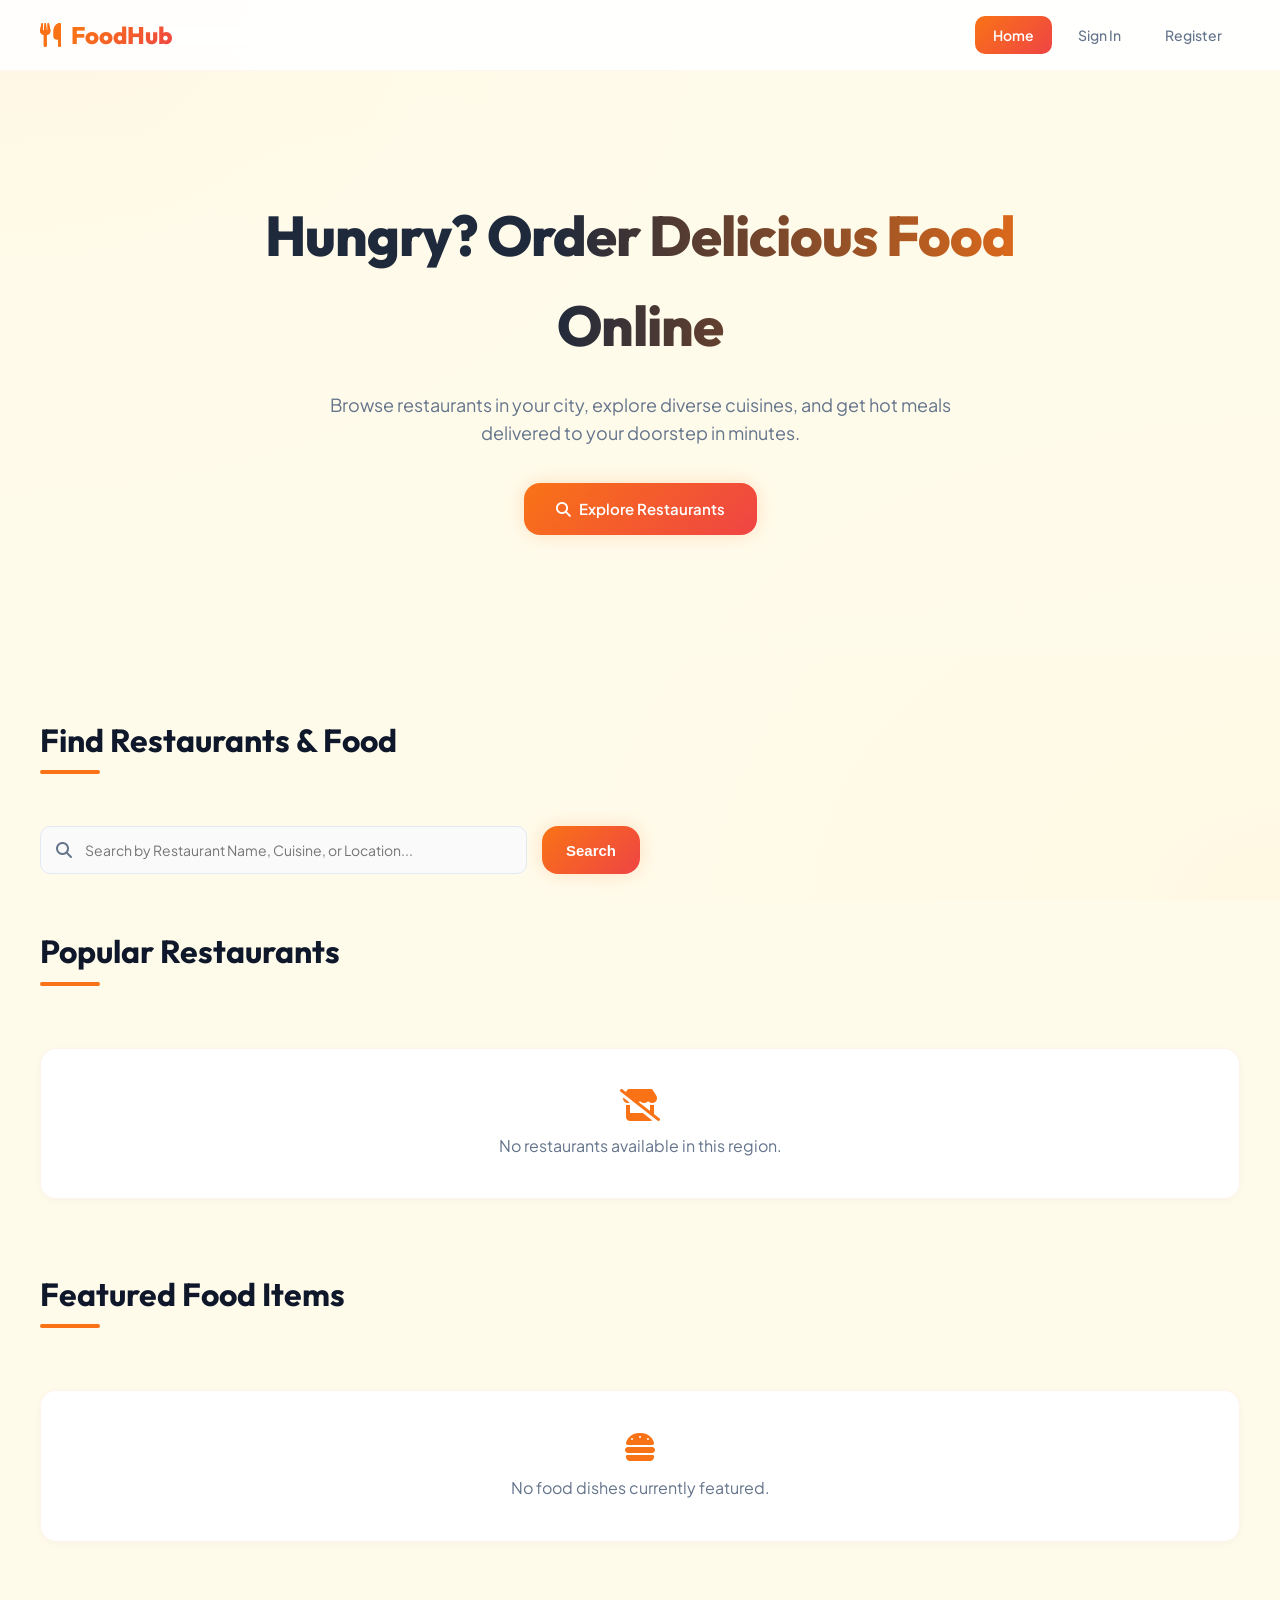
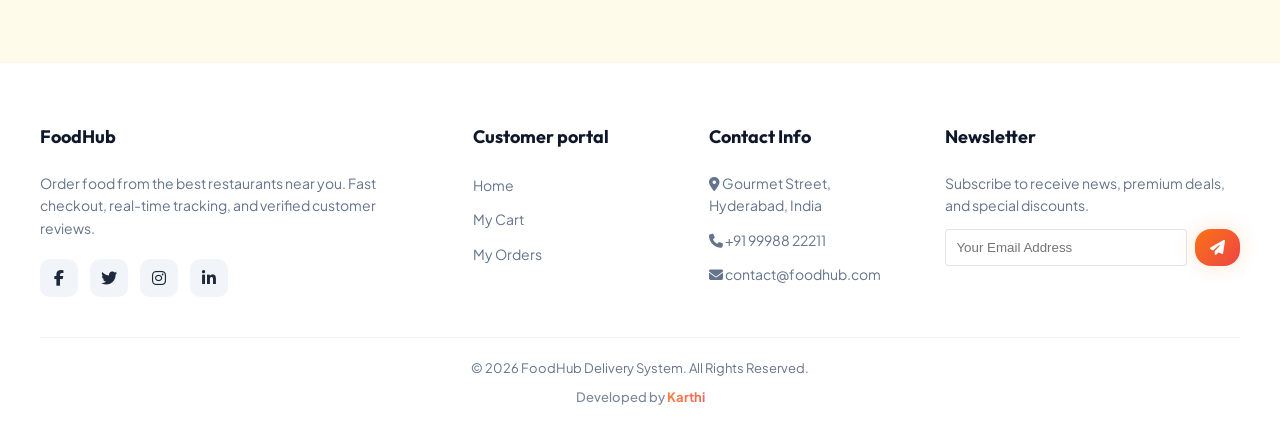
<file: Frontend/index.html>
<!DOCTYPE html>
<html lang="en">
<head>
    <meta charset="UTF-8">
    <meta name="viewport" content="width=device-width, initial-scale=1.0">
    <title>FoodHub - Online Food Ordering</title>
    <!-- FontAwesome Icons -->
    <link rel="stylesheet" href="https://cdnjs.cloudflare.com/ajax/libs/font-awesome/6.4.0/css/all.min.css">
    <link rel="stylesheet" href="style.css">
</head>
<body>

    <!-- Navigation Bar -->
    <header>
        <nav class="navbar">
            <h2><a href="index.html"><i class="fa-solid fa-utensils"></i> FoodHub</a></h2>

            <button class="hamburger-menu" aria-label="Toggle Menu" onclick="toggleMobileMenu()">
                <i class="fa-solid fa-bars"></i>
            </button>

            <ul class="nav-links" id="navLinks">
                <li><a href="index.html" class="active">Home</a></li>
                <!-- Dynamic links inserted by JS -->
            </ul>
        </nav>
    </header>

    <!-- Hero Section -->
    <section class="hero">
        <h1 class="anim-fade-up">Hungry? Order Delicious Food Online</h1>
        <p class="anim-fade-up">Browse restaurants in your city, explore diverse cuisines, and get hot meals delivered to your doorstep in minutes.</p>
        <a href="#restaurantsSection" class="btn anim-fade-up">
            <i class="fa-solid fa-magnifying-glass"></i> Explore Restaurants
        </a>
    </section>

    <!-- Search & Filters -->
    <section class="featured" id="searchSection" style="padding-bottom: 20px;">
        <h2>Find Restaurants & Food</h2>
        <div class="form-group" style="max-width: 600px; margin-top: 20px; display: flex; gap: 15px;">
            <div class="input-wrapper" style="flex: 1;">
                <i class="fa-solid fa-search"></i>
                <input
                    type="text"
                    id="searchQuery"
                    placeholder="Search by Restaurant Name, Cuisine, or Location..."
                    style="padding-left: 44px;"
                    onkeyup="handleSearch(event)"
                >
            </div>
            <button class="btn" onclick="triggerSearch()" style="padding: 14px 24px;">
                Search
            </button>
        </div>
    </section>

    <!-- Restaurant Listings Section -->
    <section class="featured" id="restaurantsSection" style="padding-top: 10px;">
        <h2>Popular Restaurants</h2>
        <div class="grid-container" id="restaurantList" style="margin-top: 30px;">
            <!-- Restaurants dynamically rendered by script.js -->
        </div>
    </section>

    <!-- Featured Food Items Section -->
    <section class="featured" style="padding-top: 10px; margin-bottom: 60px;">
        <h2>Featured Food Items</h2>
        <div class="grid-container" id="featuredFoodList" style="margin-top: 30px;">
            <!-- Food items dynamically rendered by script.js -->
        </div>
    </section>

    <!-- Footer -->
    <footer>
        <div class="footer-content">
            <div class="footer-section">
                <h3>FoodHub</h3>
                <p>Order food from the best restaurants near you. Fast checkout, real-time tracking, and verified customer reviews.</p>
                <div class="footer-social">
                    <a href="#"><i class="fa-brands fa-facebook-f"></i></a>
                    <a href="#"><i class="fa-brands fa-twitter"></i></a>
                    <a href="#"><i class="fa-brands fa-instagram"></i></a>
                    <a href="#"><i class="fa-brands fa-linkedin-in"></i></a>
                </div>
            </div>
            <div class="footer-section">
                <h3>Customer portal</h3>
                <ul class="footer-links">
                    <li><a href="index.html">Home</a></li>
                    <li><a href="cart.html">My Cart</a></li>
                    <li><a href="orders.html">My Orders</a></li>
                </ul>
            </div>
            <div class="footer-section">
                <h3>Contact Info</h3>
                <p><i class="fa-solid fa-location-dot"></i> Gourmet Street, Hyderabad, India</p>
                <p><i class="fa-solid fa-phone"></i> +91 99988 22211</p>
                <p><i class="fa-solid fa-envelope"></i> contact@foodhub.com</p>
            </div>
            <div class="footer-section">
                <h3>Newsletter</h3>
                <p>Subscribe to receive news, premium deals, and special discounts.</p>
                <div class="newsletter-form" style="display: flex; gap: 8px;">
                    <input type="email" placeholder="Your Email Address" style="padding: 10px; border-radius: 4px; border: 1px solid rgba(0,0,0,0.1); background: rgba(255,255,255,0.7); flex: 1;">
                    <button class="btn" style="padding: 10px 15px;"><i class="fa-solid fa-paper-plane"></i></button>
                </div>
            </div>
        </div>
        <div class="footer-bottom">
            <p>&copy; 2026 FoodHub Delivery System. All Rights Reserved.</p>
            <p style="margin-top: 8px; font-weight: 500; opacity: 0.85;">Developed by <span style="background: var(--primary-gradient); -webkit-background-clip: text; background-clip: text; color: transparent; font-weight: 700;">Karthi</span></p>
        </div>
    </footer>

    <script src="script.js"></script>

</body>
</html>
</file>
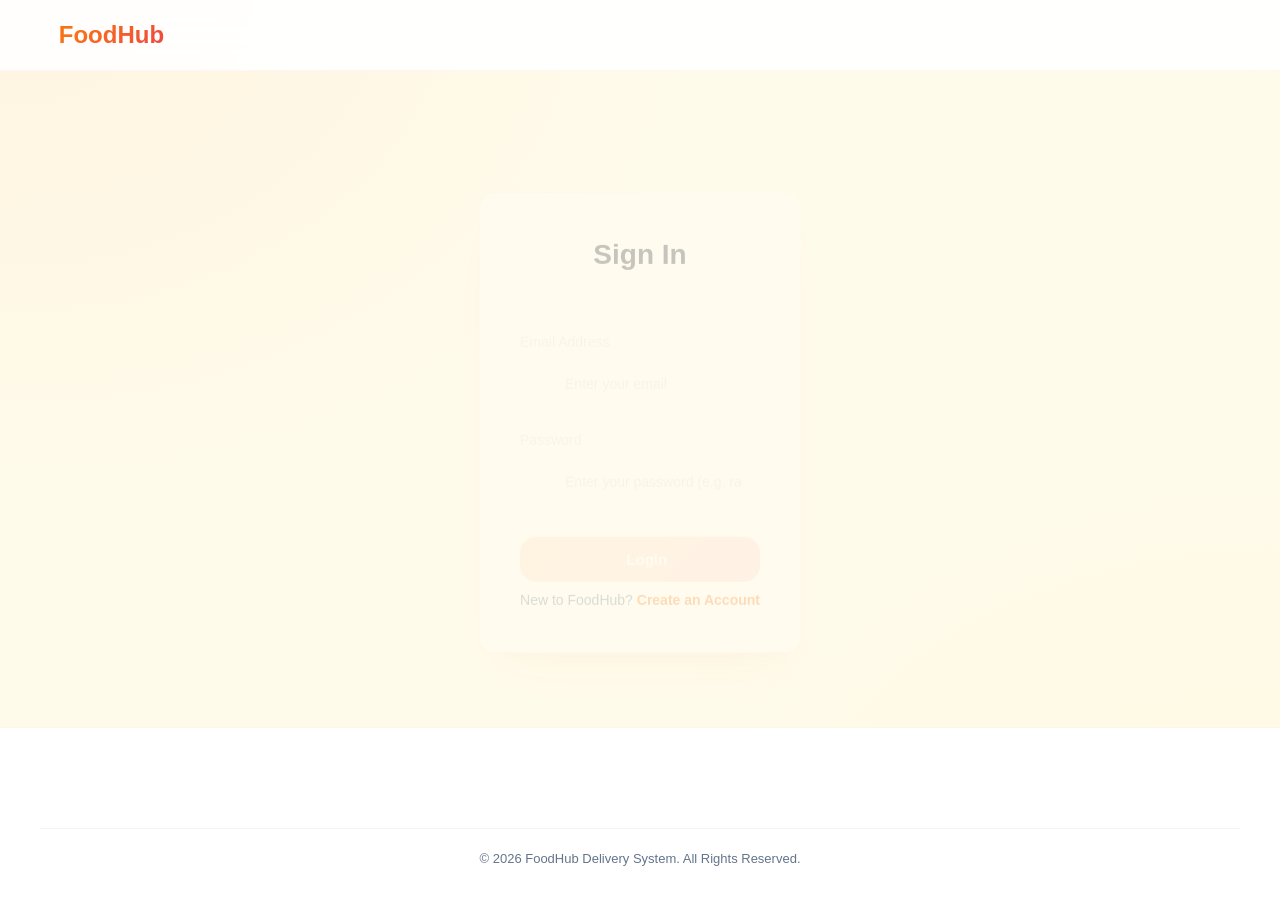
<file: Frontend/cart.html>
<!DOCTYPE html>
<html lang="en">
<head>
    <meta charset="UTF-8">
    <meta name="viewport" content="width=device-width, initial-scale=1.0">
    <title>My Cart - FoodHub</title>
    <!-- FontAwesome Icons -->
    <link rel="stylesheet" href="https://cdnjs.cloudflare.com/ajax/libs/font-awesome/6.4.0/css/all.min.css">
    <link rel="stylesheet" href="style.css">
</head>
<body>

    <!-- Navigation Bar -->
    <header>
        <nav class="navbar">
            <h2><a href="index.html"><i class="fa-solid fa-utensils"></i> FoodHub</a></h2>

            <button class="hamburger-menu" aria-label="Toggle Menu" onclick="toggleMobileMenu()">
                <i class="fa-solid fa-bars"></i>
            </button>

            <ul class="nav-links" id="navLinks">
                <li><a href="index.html">Home</a></li>
                <!-- Dynamic links inserted by JS -->
            </ul>
        </nav>
    </header>

    <!-- Main Content -->
    <main class="featured">
        <h2>Shopping Cart</h2>
        
        <div class="cart-layout" style="margin-top: 30px; margin-bottom: 60px;">
            <!-- Left Column: Cart items table -->
            <div class="table-wrapper">
                <table>
                    <thead>
                        <tr>
                            <th>Dish Name</th>
                            <th>Unit Price</th>
                            <th>Quantity</th>
                            <th>Total Price</th>
                            <th>Remove</th>
                        </tr>
                    </thead>
                    <tbody id="cartItemsTable">
                        <!-- Loaded dynamically -->
                        <tr>
                            <td colspan="5" class="no-records" style="padding: 40px;">
                                <i class="fa-solid fa-cart-shopping"></i> Loading cart items...
                            </td>
                        </tr>
                    </tbody>
                </table>
            </div>

            <!-- Right Column: Cart summary -->
            <div class="glass-card" style="padding: 30px; height: fit-content; display: flex; flex-direction: column; gap: 20px;">
                <h3 style="font-size: 22px; border-bottom: 1px solid #E2E8F0; padding-bottom: 15px;">Order Summary</h3>
                
                <div style="display: flex; justify-content: space-between; font-size: 15px;">
                    <span>Cart Subtotal</span>
                    <b id="cartSubtotal" style="color: var(--text-main);">₹0.00</b>
                </div>

                <div style="display: flex; justify-content: space-between; font-size: 15px;">
                    <span>Delivery Partner Fee</span>
                    <b style="color: var(--success);">FREE</b>
                </div>

                <div style="display: flex; justify-content: space-between; font-size: 20px; font-weight: 700; border-top: 1px solid #E2E8F0; padding-top: 15px;">
                    <span>To Pay</span>
                    <span id="cartGrandTotal" style="color: var(--primary);">₹0.00</span>
                </div>

                <!-- Select Restaurant helper hidden input -->
                <input type="hidden" id="selectedRestaurantName" value="Spicy Kitchen">

                <button class="btn" onclick="proceedToCheckout()" style="width: 100%; justify-content: center; margin-top: 10px;">
                    <i class="fa-solid fa-circle-check"></i> Place Food Order
                </button>
            </div>
        </div>
    </main>

    <!-- Footer -->
    <footer>
        <div class="footer-bottom">
            <p>&copy; 2026 FoodHub Delivery System. All Rights Reserved.</p>
        </div>
    </footer>

    <script src="script.js"></script>

</body>
</html>
</file>
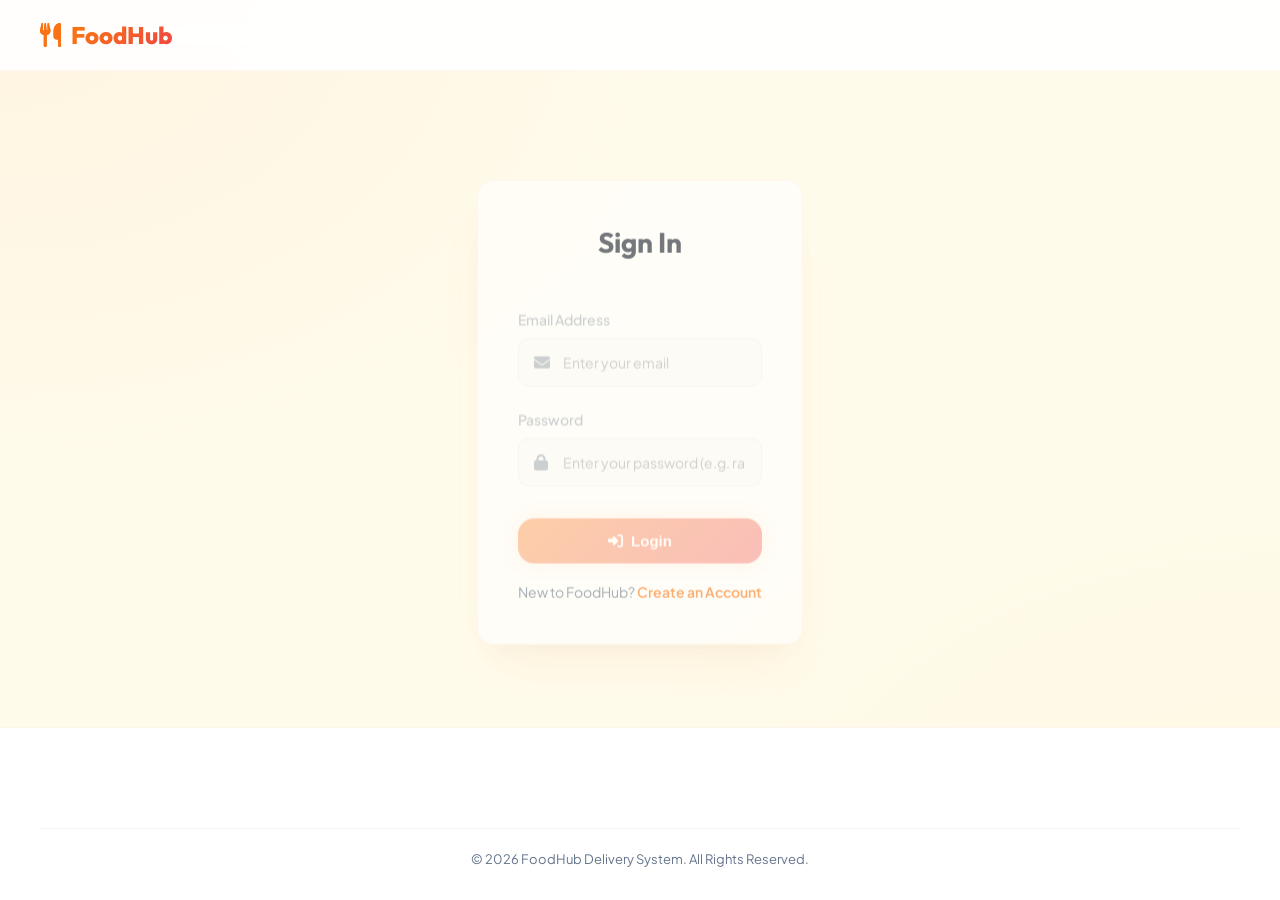
<file: Frontend/dashboard.html>
<!DOCTYPE html>
<html lang="en">
<head>
    <meta charset="UTF-8">
    <meta name="viewport" content="width=device-width, initial-scale=1.0">
    <title>Admin Dashboard - FoodHub</title>
    <!-- FontAwesome Icons -->
    <link rel="stylesheet" href="https://cdnjs.cloudflare.com/ajax/libs/font-awesome/6.4.0/css/all.min.css">
    <link rel="stylesheet" href="style.css">
</head>
<body>

    <!-- Navigation Bar -->
    <header>
        <nav class="navbar">
            <h2><a href="index.html"><i class="fa-solid fa-utensils"></i> FoodHub</a></h2>

            <button class="hamburger-menu" aria-label="Toggle Menu" onclick="toggleMobileMenu()">
                <i class="fa-solid fa-bars"></i>
            </button>

            <ul class="nav-links" id="navLinks">
                <li><a href="index.html">Home</a></li>
                <!-- Dynamic links inserted by JS -->
            </ul>
        </nav>
    </header>

    <!-- Main Content -->
    <main class="featured" style="margin-bottom: 60px;">
        <h2>Administrative Dashboard</h2>

        <!-- Quick System Stats -->
        <div class="stats-grid" style="margin-top: 30px;">
            <div class="stat-card">
                <i class="fa-solid fa-users"></i>
                <div>
                    <h3>Total Customers</h3>
                    <h1 id="statCustomers">0</h1>
                </div>
            </div>

            <div class="stat-card">
                <i class="fa-solid fa-utensils"></i>
                <div>
                    <h3>Total Restaurants</h3>
                    <h1 id="statRestaurants">0</h1>
                </div>
            </div>

            <div class="stat-card">
                <i class="fa-solid fa-burger"></i>
                <div>
                    <h3>Menu Items</h3>
                    <h1 id="statFoods">0</h1>
                </div>
            </div>

            <div class="stat-card">
                <i class="fa-solid fa-basket-shopping"></i>
                <div>
                    <h3>Total Orders</h3>
                    <h1 id="statOrders">0</h1>
                </div>
            </div>

            <div class="stat-card" style="border-color: rgba(16, 185, 129, 0.2);">
                <i class="fa-solid fa-wallet" style="color: var(--success); background: rgba(16,185,129,0.08);"></i>
                <div>
                    <h3>Total Revenue</h3>
                    <h1 id="statRevenue">₹0.00</h1>
                </div>
            </div>
        </div>

        <!-- Section 1: Customer CRUD -->
        <section style="margin-bottom: 50px;">
            <h2>Manage Customers</h2>
            <div class="admin-layout" style="margin-top: 20px;">
                <div class="glass-card" style="padding: 24px;">
                    <h3 id="customerFormTitle">Add New Customer</h3>
                    <form id="customerForm" onsubmit="handleCustomerCRUD(event)" style="margin-top: 15px;">
                        <div class="form-group">
                            <label>Full Name *</label>
                            <input type="text" id="custName" style="padding-left: 16px;" required>
                        </div>
                        <div class="form-group">
                            <label>Email Address *</label>
                            <input type="email" id="custEmail" style="padding-left: 16px;" required>
                        </div>
                        <div class="form-group">
                            <label>Phone Number *</label>
                            <input type="tel" id="custPhone" style="padding-left: 16px;" required>
                        </div>
                        <div class="form-group">
                            <label>Address *</label>
                            <input type="text" id="custAddress" style="padding-left: 16px;" required>
                        </div>
                        <div class="form-group">
                            <label>City *</label>
                            <input type="text" id="custCity" style="padding-left: 16px;" required>
                        </div>
                        <div style="display: flex; gap: 10px;">
                            <button type="submit" class="btn" style="flex: 2; justify-content: center;">Save Customer</button>
                            <button type="button" class="btn btn-secondary" onclick="clearCustomerForm()" style="flex: 1; justify-content: center;">Clear</button>
                        </div>
                    </form>
                </div>

                <div class="table-wrapper">
                    <table>
                        <thead>
                            <tr>
                                <th>ID</th>
                                <th>Name</th>
                                <th>Email</th>
                                <th>Phone</th>
                                <th>Address / City</th>
                                <th>Actions</th>
                            </tr>
                        </thead>
                        <tbody id="adminCustomerTable">
                            <!-- Dynamic -->
                        </tbody>
                    </table>
                </div>
            </div>
        </section>

        <!-- Section 2: Manage Food Menu Items -->
        <section style="margin-bottom: 50px;">
            <h2>Manage Food Menu Items</h2>
            <div class="admin-layout" style="margin-top: 20px;">
                <div class="glass-card" style="padding: 24px;">
                    <h3 id="foodFormTitle">Add New Dish</h3>
                    <form id="foodForm" onsubmit="handleFoodCRUD(event)" style="margin-top: 15px;">
                        <div class="form-group">
                            <label>Restaurant *</label>
                            <select id="foodRestaurantSelect" style="padding-left: 16px;" required>
                                <option value="">Select Restaurant</option>
                            </select>
                        </div>
                        <div class="form-group">
                            <label>Dish Name *</label>
                            <input type="text" id="foodName" style="padding-left: 16px;" required>
                        </div>
                        <div class="form-group">
                            <label>Category *</label>
                            <select id="foodCategory" style="padding-left: 16px;" required>
                                <option value="Starter">Starter</option>
                                <option value="Main Course">Main Course</option>
                                <option value="Fast Food">Fast Food</option>
                                <option value="Breakfast">Breakfast</option>
                                <option value="Dessert">Dessert</option>
                                <option value="Sides">Sides</option>
                            </select>
                        </div>
                        <div class="form-group">
                            <label>Price (₹) *</label>
                            <input type="number" id="foodPrice" min="1" placeholder="e.g. 299" style="padding-left: 16px;" required>
                        </div>
                        <div class="form-group">
                            <label>Availability *</label>
                            <select id="foodAvailability" style="padding-left: 16px;" required>
                                <option value="Available">Available</option>
                                <option value="Out of Stock">Out of Stock</option>
                            </select>
                        </div>
                        <div style="display: flex; gap: 10px;">
                            <button type="submit" class="btn" style="flex: 2; justify-content: center;">Save Dish</button>
                            <button type="button" class="btn btn-secondary" onclick="clearFoodForm()" style="flex: 1; justify-content: center;">Clear</button>
                        </div>
                    </form>
                </div>

                <div class="table-wrapper">
                    <table>
                        <thead>
                            <tr>
                                <th>ID</th>
                                <th>Restaurant</th>
                                <th>Dish Name</th>
                                <th>Category</th>
                                <th>Price</th>
                                <th>Status</th>
                                <th>Actions</th>
                            </tr>
                        </thead>
                        <tbody id="adminFoodTable">
                            <!-- Dynamic -->
                        </tbody>
                    </table>
                </div>
            </div>
        </section>

        <!-- Section 3: Manage Orders Status Logs -->
        <section style="margin-bottom: 50px;">
            <h2>Manage Platform Orders</h2>
            <div class="table-wrapper" style="margin-top: 20px;">
                <table>
                    <thead>
                        <tr>
                            <th>Order ID</th>
                            <th>Customer</th>
                            <th>Restaurant</th>
                            <th>Dishes Ordered</th>
                            <th>Bill Amount</th>
                            <th>Payment</th>
                            <th>Delivery Track</th>
                            <th>Action</th>
                        </tr>
                    </thead>
                    <tbody id="adminOrderTable">
                        <!-- Dynamic -->
                    </tbody>
                </table>
            </div>
        </section>
    </main>

    <!-- Footer -->
    <footer>
        <div class="footer-bottom">
            <p>&copy; 2026 FoodHub Delivery System. All Rights Reserved.</p>
        </div>
    </footer>

    <script src="script.js"></script>

</body>
</html>
</file>
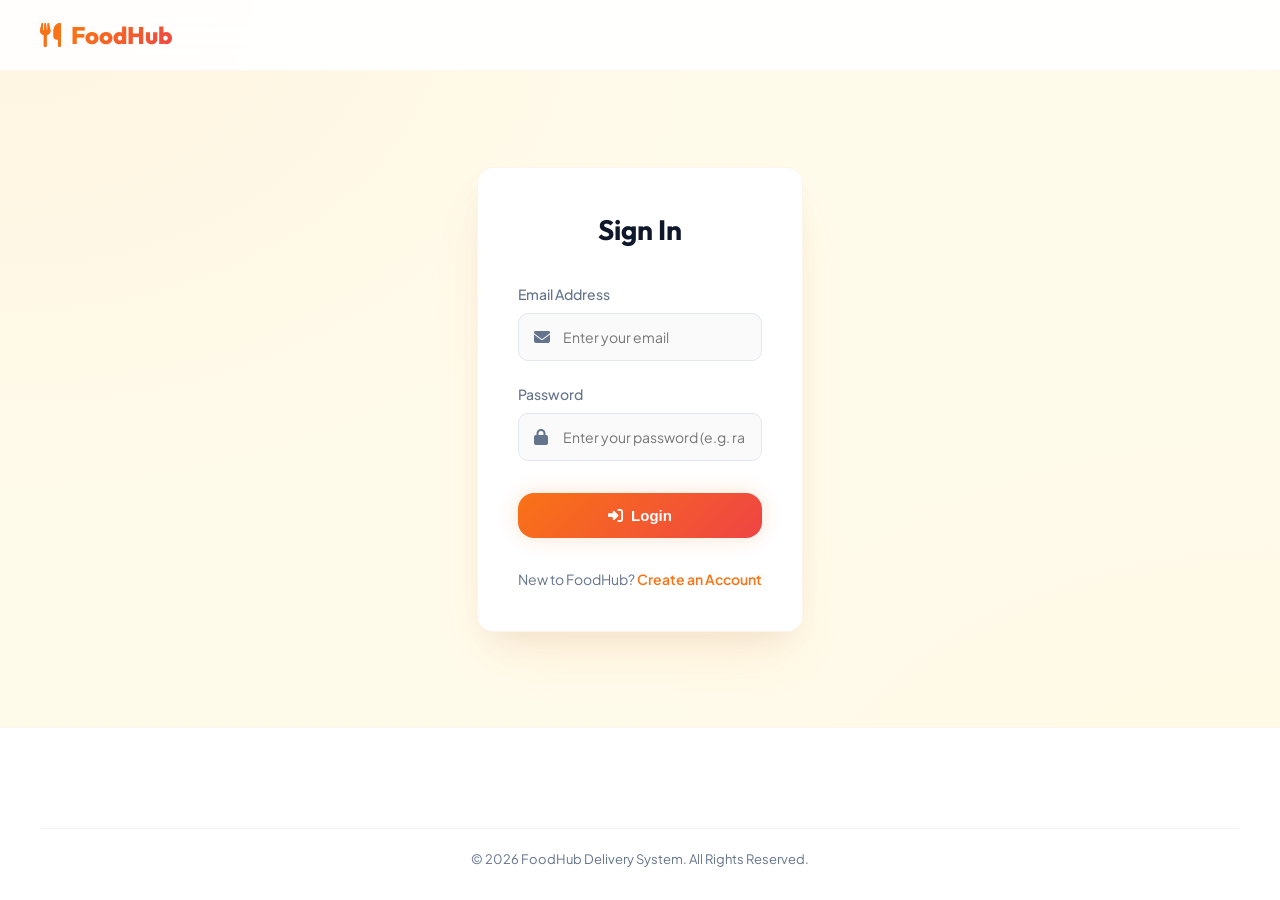
<file: Frontend/login.html>
<!DOCTYPE html>
<html lang="en">
<head>
    <meta charset="UTF-8">
    <meta name="viewport" content="width=device-width, initial-scale=1.0">
    <title>Sign In - FoodHub</title>
    <!-- FontAwesome Icons -->
    <link rel="stylesheet" href="https://cdnjs.cloudflare.com/ajax/libs/font-awesome/6.4.0/css/all.min.css">
    <link rel="stylesheet" href="style.css">
</head>
<body>

    <!-- Navigation Bar -->
    <header>
        <nav class="navbar">
            <h2><a href="index.html"><i class="fa-solid fa-utensils"></i> FoodHub</a></h2>
        </nav>
    </header>

    <!-- Main Content -->
    <main style="display: flex; align-items: center; justify-content: center;">
        <section class="form-section">
            <h2>Sign In</h2>
            <form id="loginForm" onsubmit="handleLoginSubmit(event)">
                <div class="form-group">
                    <label for="loginEmail">Email Address</label>
                    <div class="input-wrapper">
                        <i class="fa-solid fa-envelope"></i>
                        <input type="email" id="loginEmail" placeholder="Enter your email" required autocomplete="email">
                    </div>
                </div>

                <div class="form-group">
                    <label for="loginPassword">Password</label>
                    <div class="input-wrapper">
                        <i class="fa-solid fa-lock"></i>
                        <input type="password" id="loginPassword" placeholder="Enter your password (e.g. rahul123)" required autocomplete="current-password">
                    </div>
                </div>

                <button type="submit" class="btn" style="width: 100%; display: justify-content; justify-content: center; margin-top: 10px;">
                    <i class="fa-solid fa-right-to-bracket"></i> Login
                </button>
            </form>

            <div class="form-footer">
                <p>New to FoodHub? <a href="register.html">Create an Account</a></p>
            </div>
        </section>
    </main>

    <!-- Footer -->
    <footer>
        <div class="footer-bottom">
            <p>&copy; 2026 FoodHub Delivery System. All Rights Reserved.</p>
        </div>
    </footer>

    <script src="script.js"></script>

</body>
</html>
</file>
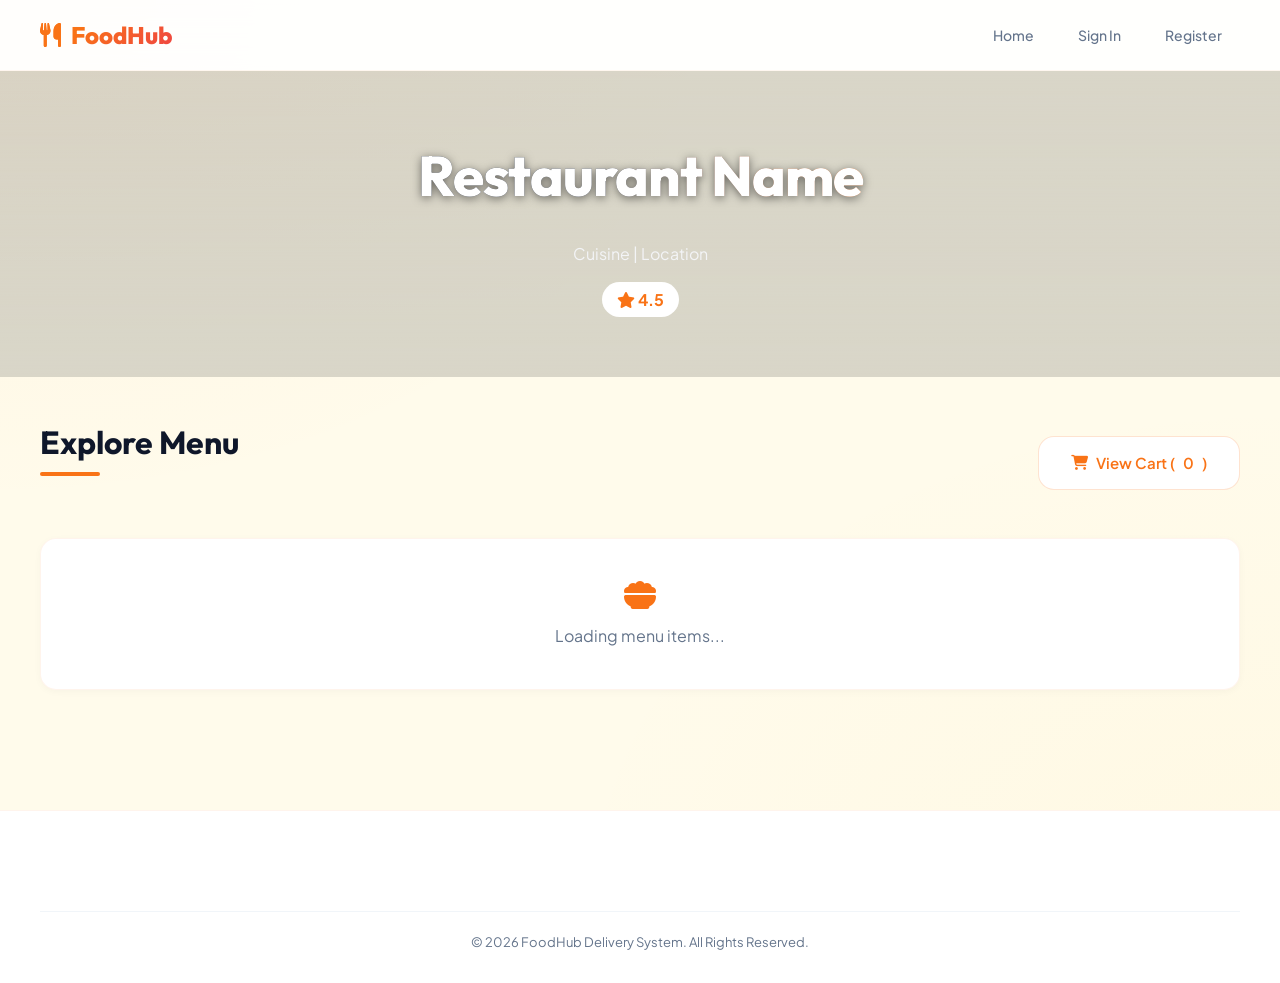
<file: Frontend/menu.html>
<!DOCTYPE html>
<html lang="en">
<head>
    <meta charset="UTF-8">
    <meta name="viewport" content="width=device-width, initial-scale=1.0">
    <title>Restaurant Menu - FoodHub</title>
    <!-- FontAwesome Icons -->
    <link rel="stylesheet" href="https://cdnjs.cloudflare.com/ajax/libs/font-awesome/6.4.0/css/all.min.css">
    <link rel="stylesheet" href="style.css">
</head>
<body>

    <!-- Navigation Bar -->
    <header>
        <nav class="navbar">
            <h2><a href="index.html"><i class="fa-solid fa-utensils"></i> FoodHub</a></h2>

            <button class="hamburger-menu" aria-label="Toggle Menu" onclick="toggleMobileMenu()">
                <i class="fa-solid fa-bars"></i>
            </button>

            <ul class="nav-links" id="navLinks">
                <li><a href="index.html">Home</a></li>
                <!-- Dynamic links inserted by JS -->
            </ul>
        </nav>
    </header>

    <!-- Restaurant Banner Section -->
    <section class="hero" id="restaurantBanner" style="padding: 60px 40px; background-blend-mode: multiply; background-color: rgba(0,0,0,0.15); color: white;">
        <h1 id="resDetailName" style="color: white; text-shadow: 0 2px 10px rgba(0,0,0,0.5);">Restaurant Name</h1>
        <p id="resDetailMeta" style="color: #F3F4F6; font-size: 16px; margin-bottom: 0;">Cuisine | Location</p>
        <div id="resDetailRating" style="margin-top: 15px; font-weight: bold; background: white; color: var(--primary); padding: 5px 15px; border-radius: 20px; width: fit-content;">
            <i class="fa-solid fa-star"></i> 4.5
        </div>
    </section>

    <!-- Main Content Menu Grid -->
    <main class="featured" style="padding-top: 40px; margin-bottom: 60px;">
        <div style="display: flex; justify-content: space-between; align-items: center; margin-bottom: 30px;">
            <h2>Explore Menu</h2>
            <a href="cart.html" class="btn btn-secondary">
                <i class="fa-solid fa-cart-shopping"></i> View Cart (<span id="cartCountBadge">0</span>)
            </a>
        </div>

        <div class="grid-container" id="foodMenuGrid">
            <!-- Food menu items loaded dynamically -->
            <div class="no-records" style="grid-column: 1/-1;">
                <i class="fa-solid fa-bowl-food"></i> Loading menu items...
            </div>
        </div>
    </main>

    <!-- Footer -->
    <footer>
        <div class="footer-bottom">
            <p>&copy; 2026 FoodHub Delivery System. All Rights Reserved.</p>
        </div>
    </footer>

    <script src="script.js"></script>

</body>
</html>
</file>
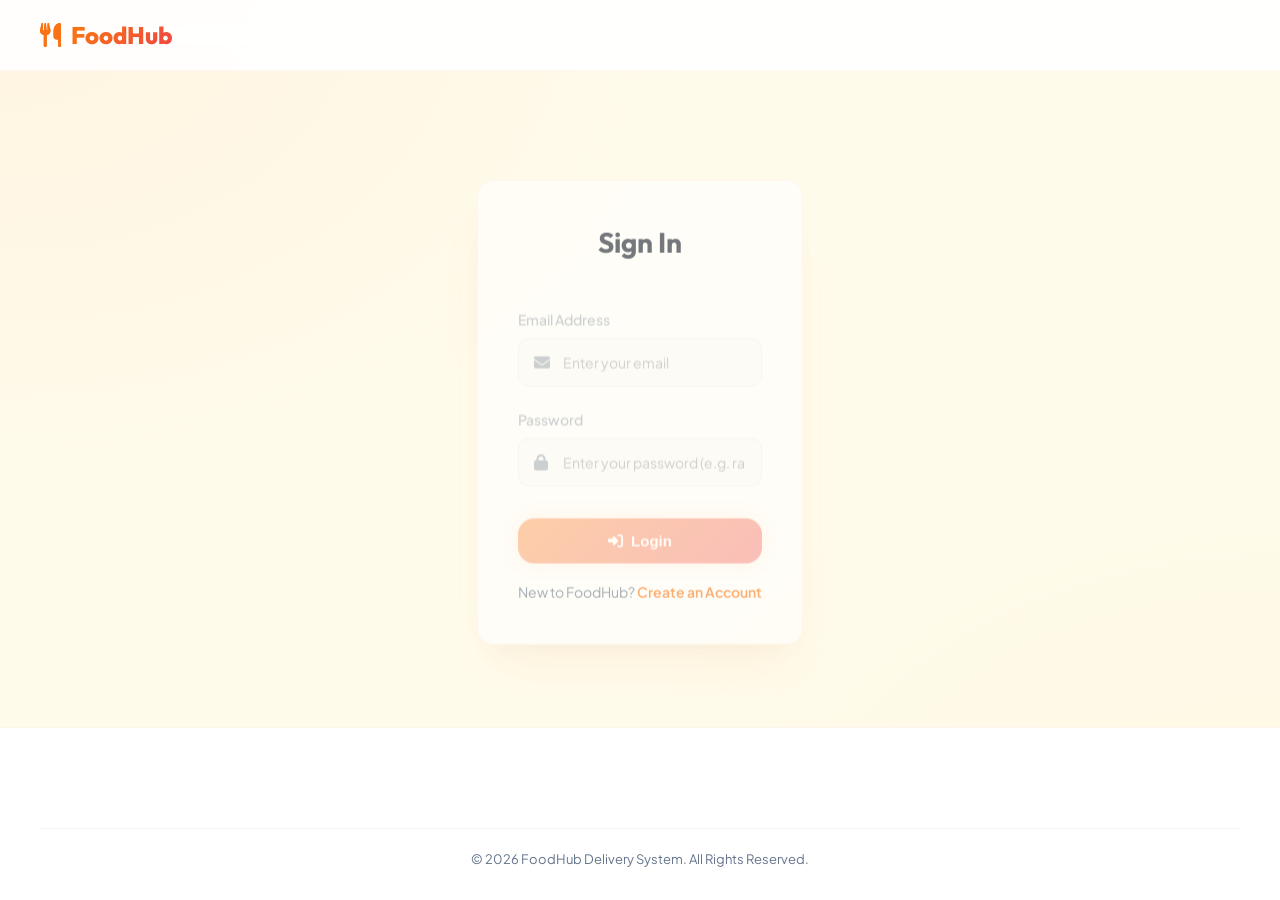
<file: Frontend/orders.html>
<!DOCTYPE html>
<html lang="en">
<head>
    <meta charset="UTF-8">
    <meta name="viewport" content="width=device-width, initial-scale=1.0">
    <title>My Orders - FoodHub</title>
    <!-- FontAwesome Icons -->
    <link rel="stylesheet" href="https://cdnjs.cloudflare.com/ajax/libs/font-awesome/6.4.0/css/all.min.css">
    <link rel="stylesheet" href="style.css">
</head>
<body>

    <!-- Navigation Bar -->
    <header>
        <nav class="navbar">
            <h2><a href="index.html"><i class="fa-solid fa-utensils"></i> FoodHub</a></h2>

            <button class="hamburger-menu" aria-label="Toggle Menu" onclick="toggleMobileMenu()">
                <i class="fa-solid fa-bars"></i>
            </button>

            <ul class="nav-links" id="navLinks">
                <li><a href="index.html">Home</a></li>
                <!-- Dynamic links inserted by JS -->
            </ul>
        </nav>
    </header>

    <!-- Main Content -->
    <main class="featured" style="margin-bottom: 60px;">
        <h2>Track Food Orders</h2>
        
        <div class="table-wrapper" style="margin-top: 30px;">
            <table>
                <thead>
                    <tr>
                        <th>Order ID</th>
                        <th>Restaurant</th>
                        <th>Food Items</th>
                        <th>Total Amount</th>
                        <th>Payment Status</th>
                        <th>Delivery Status</th>
                        <th>Action</th>
                    </tr>
                </thead>
                <tbody id="ordersListTable">
                    <!-- Dynamic rendering -->
                    <tr>
                        <td colspan="7" class="no-records" style="padding: 40px;">
                            <i class="fa-solid fa-truck"></i> Loading order records...
                        </td>
                    </tr>
                </tbody>
            </table>
        </div>
    </main>

    <!-- Footer -->
    <footer>
        <div class="footer-bottom">
            <p>&copy; 2026 FoodHub Delivery System. All Rights Reserved.</p>
        </div>
    </footer>

    <script src="script.js"></script>

</body>
</html>
</file>
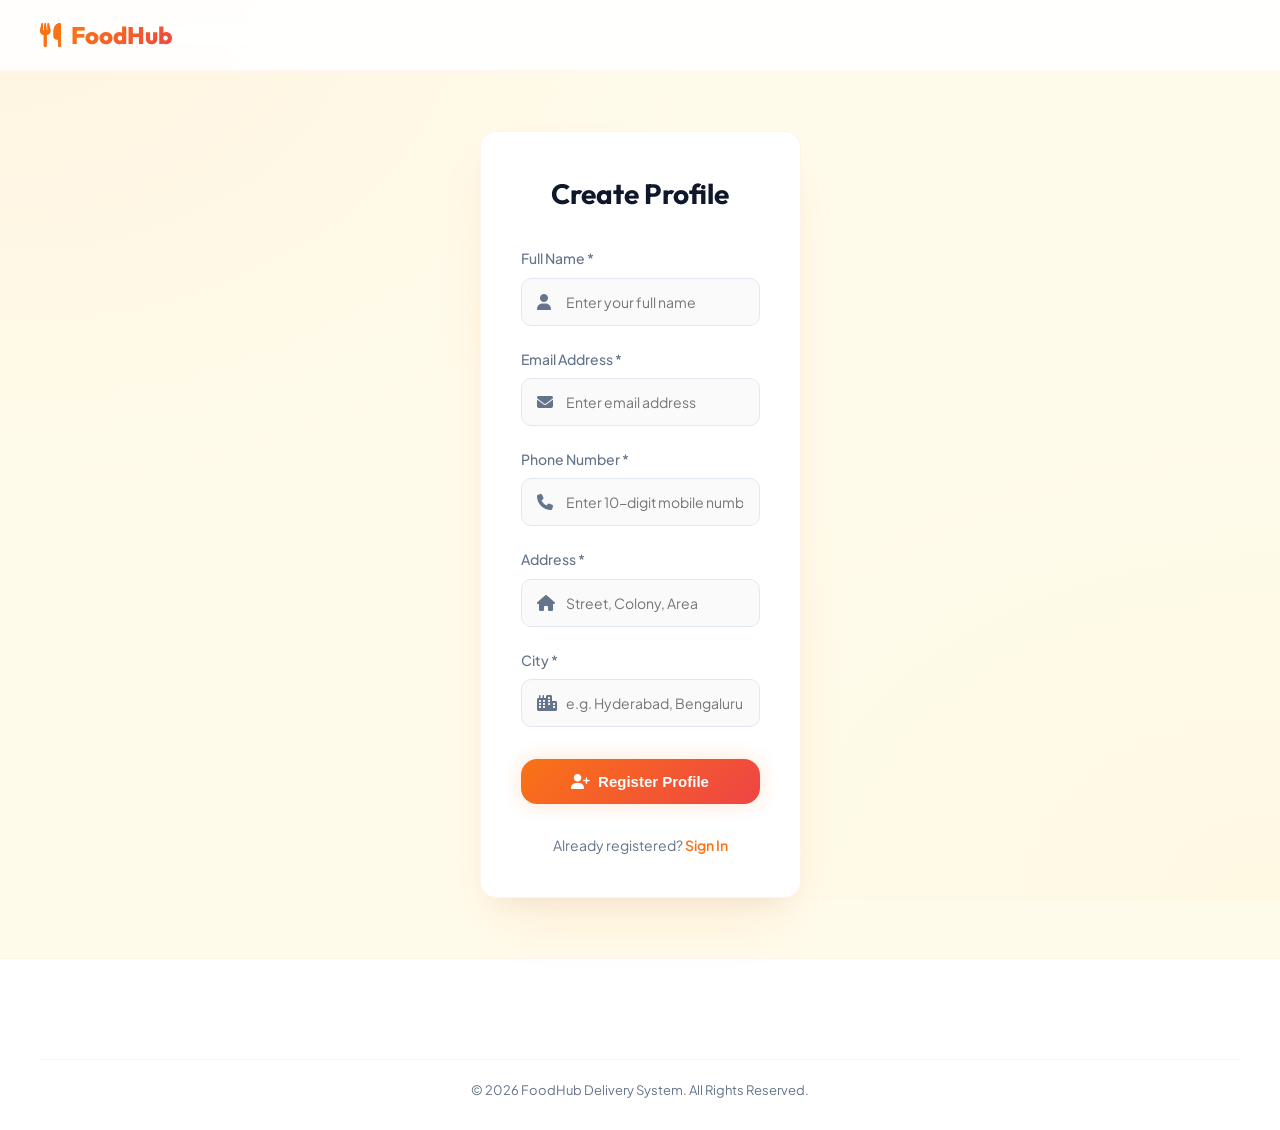
<file: Frontend/register.html>
<!DOCTYPE html>
<html lang="en">
<head>
    <meta charset="UTF-8">
    <meta name="viewport" content="width=device-width, initial-scale=1.0">
    <title>Register - FoodHub</title>
    <!-- FontAwesome Icons -->
    <link rel="stylesheet" href="https://cdnjs.cloudflare.com/ajax/libs/font-awesome/6.4.0/css/all.min.css">
    <link rel="stylesheet" href="style.css">
</head>
<body>

    <!-- Navigation Bar -->
    <header>
        <nav class="navbar">
            <h2><a href="index.html"><i class="fa-solid fa-utensils"></i> FoodHub</a></h2>
        </nav>
    </header>

    <!-- Main Content -->
    <main style="display: flex; align-items: center; justify-content: center;">
        <section class="form-section">
            <h2>Create Profile</h2>
            <form id="registerForm" onsubmit="handleRegisterSubmit(event)">
                <div class="form-group">
                    <label for="regName">Full Name *</label>
                    <div class="input-wrapper">
                        <i class="fa-solid fa-user"></i>
                        <input type="text" id="regName" placeholder="Enter your full name" required>
                    </div>
                </div>

                <div class="form-group">
                    <label for="regEmail">Email Address *</label>
                    <div class="input-wrapper">
                        <i class="fa-solid fa-envelope"></i>
                        <input type="email" id="regEmail" placeholder="Enter email address" required autocomplete="email">
                    </div>
                </div>

                <div class="form-group">
                    <label for="regPhone">Phone Number *</label>
                    <div class="input-wrapper">
                        <i class="fa-solid fa-phone"></i>
                        <input type="tel" id="regPhone" placeholder="Enter 10-digit mobile number" required>
                    </div>
                </div>

                <div class="form-group">
                    <label for="regAddress">Address *</label>
                    <div class="input-wrapper">
                        <i class="fa-solid fa-house"></i>
                        <input type="text" id="regAddress" placeholder="Street, Colony, Area" required>
                    </div>
                </div>

                <div class="form-group">
                    <label for="regCity">City *</label>
                    <div class="input-wrapper">
                        <i class="fa-solid fa-city"></i>
                        <input type="text" id="regCity" placeholder="e.g. Hyderabad, Bengaluru" required>
                    </div>
                </div>

                <button type="submit" class="btn" style="width: 100%; display: justify-content; justify-content: center; margin-top: 10px;">
                    <i class="fa-solid fa-user-plus"></i> Register Profile
                </button>
            </form>

            <div class="form-footer">
                <p>Already registered? <a href="login.html">Sign In</a></p>
            </div>
        </section>
    </main>

    <!-- Footer -->
    <footer>
        <div class="footer-bottom">
            <p>&copy; 2026 FoodHub Delivery System. All Rights Reserved.</p>
        </div>
    </footer>

    <script src="script.js"></script>

</body>
</html>
</file>
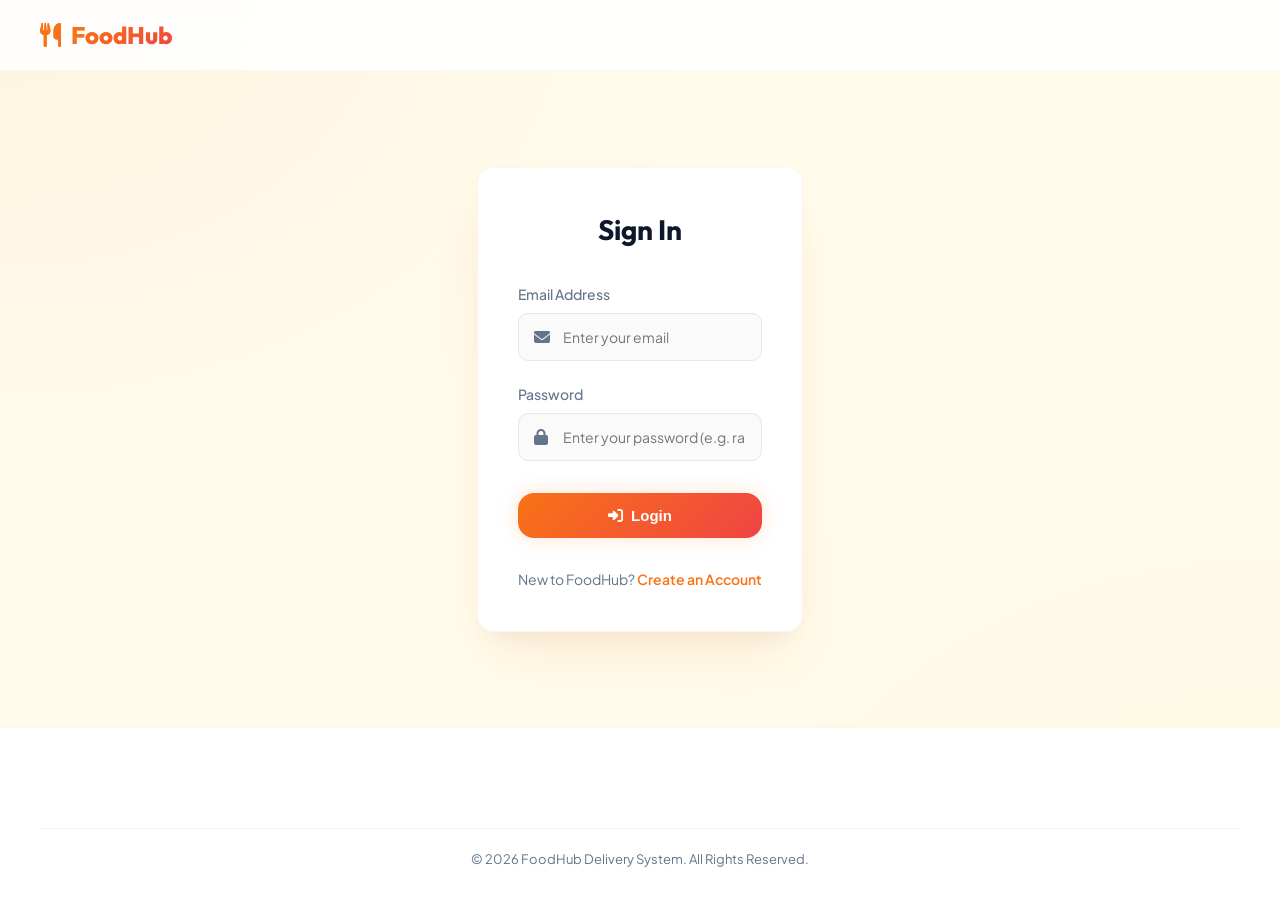
<file: Frontend/restaurants.html>
<!DOCTYPE html>
<html lang="en">
<head>
    <meta charset="UTF-8">
    <meta name="viewport" content="width=device-width, initial-scale=1.0">
    <title>Manage Restaurants - FoodHub</title>
    <!-- FontAwesome Icons -->
    <link rel="stylesheet" href="https://cdnjs.cloudflare.com/ajax/libs/font-awesome/6.4.0/css/all.min.css">
    <link rel="stylesheet" href="style.css">
</head>
<body>

    <!-- Navigation Bar -->
    <header>
        <nav class="navbar">
            <h2><a href="index.html"><i class="fa-solid fa-utensils"></i> FoodHub</a></h2>

            <button class="hamburger-menu" aria-label="Toggle Menu" onclick="toggleMobileMenu()">
                <i class="fa-solid fa-bars"></i>
            </button>

            <ul class="nav-links" id="navLinks">
                <li><a href="index.html">Home</a></li>
                <!-- Dynamic links inserted by JS -->
            </ul>
        </nav>
    </header>

    <!-- Main Content Layout -->
    <main class="featured">
        <h2>Restaurant Management</h2>
        
        <div class="admin-layout" style="margin-top: 30px;">
            <!-- Column 1: Add / Edit Form -->
            <div class="glass-card" style="padding: 30px;">
                <h3 id="formTitle" style="font-size: 22px; margin-bottom: 20px;">Register Restaurant</h3>
                <form id="restaurantForm" onsubmit="handleRestaurantFormSubmit(event)">
                    <div class="form-group">
                        <label for="restaurantName">Restaurant Name *</label>
                        <div class="input-wrapper">
                            <i class="fa-solid fa-store"></i>
                            <input type="text" id="restaurantName" placeholder="e.g. Spicy Kitchen" required>
                        </div>
                    </div>

                    <div class="form-group">
                        <label for="restaurantOwner">Owner Name *</label>
                        <div class="input-wrapper">
                            <i class="fa-solid fa-user-tie"></i>
                            <input type="text" id="restaurantOwner" placeholder="e.g. Kiran Kumar" required>
                        </div>
                    </div>

                    <div class="form-group">
                        <label for="restaurantLocation">Location *</label>
                        <div class="input-wrapper">
                            <i class="fa-solid fa-location-dot"></i>
                            <input type="text" id="restaurantLocation" placeholder="e.g. Hyderabad, Bengaluru" required>
                        </div>
                    </div>

                    <div class="form-group">
                        <label for="restaurantCuisine">Cuisine Type *</label>
                        <div class="input-wrapper">
                            <i class="fa-solid fa-bowl-food"></i>
                            <input type="text" id="restaurantCuisine" placeholder="e.g. South Indian, Fast Food" required>
                        </div>
                    </div>

                    <div class="form-group">
                        <label for="restaurantRating">Rating (0.0 to 5.0) *</label>
                        <div class="input-wrapper">
                            <i class="fa-solid fa-star"></i>
                            <input type="number" id="restaurantRating" min="0" max="5" step="0.1" placeholder="e.g. 4.6" required>
                        </div>
                    </div>

                    <div style="display: flex; gap: 10px; margin-top: 10px;">
                        <button type="submit" class="btn" style="flex: 2; justify-content: center;">
                            <i class="fa-solid fa-circle-plus"></i> Save Restaurant
                        </button>
                        <button type="button" class="btn btn-secondary" onclick="clearRestaurantForm()" style="flex: 1; justify-content: center;">
                            Cancel
                        </button>
                    </div>
                </form>
            </div>

            <!-- Column 2: Listing Table -->
            <div class="table-wrapper">
                <table>
                    <thead>
                        <tr>
                            <th>ID</th>
                            <th>Restaurant Name</th>
                            <th>Owner</th>
                            <th>Location</th>
                            <th>Cuisine</th>
                            <th>Rating</th>
                            <th>Actions</th>
                        </tr>
                    </thead>
                    <tbody id="restaurantListTable">
                        <!-- Loaded dynamically -->
                        <tr>
                            <td colspan="7" class="no-records"><i class="fa-solid fa-utensils"></i> Loading restaurants records...</td>
                        </tr>
                    </tbody>
                </table>
            </div>
        </div>
    </main>

    <!-- Footer -->
    <footer>
        <div class="footer-bottom">
            <p>&copy; 2026 FoodHub Delivery System. All Rights Reserved.</p>
        </div>
    </footer>

    <script src="script.js"></script>

</body>
</html>
</file>
<file: Frontend/style.css>
@import url('https://fonts.googleapis.com/css2?family=Outfit:wght@300;400;500;600;700;800&family=Plus+Jakarta+Sans:wght@300;400;500;600;700;800&display=swap');

/* ==========================================================================
   PREMIUM FOOD DESIGN SYSTEM VARIABLES
   ========================================================================== */
:root {
    /* Color Palette */
    --primary: #F97316; /* Warm Orange */
    --primary-hover: #EA580C;
    --primary-light: rgba(249, 115, 22, 0.08);
    --secondary: #0F172A;
    --accent: #FBBF24;
    --accent-hover: #F59E0B;
    --success: #10B981;
    --danger: #EF4444;
    --warning: #F59E0B;
    --info: #3B82F6;
    --background: #FFFBEB; /* Soft Cream Warm Background */
    --card-bg: #FFFFFF;
    --text-main: #1E293B;
    --text-muted: #64748B;
    
    /* Luxury Gradients */
    --primary-gradient: linear-gradient(135deg, #F97316 0%, #EF4444 100%);
    --secondary-gradient: linear-gradient(135deg, #1E293B 0%, #0F172A 100%);
    --success-gradient: linear-gradient(135deg, #34D399 0%, #10B981 100%);
    --danger-gradient: linear-gradient(135deg, #F87171 0%, #EF4444 100%);
    --warning-gradient: linear-gradient(135deg, #FBBF24 0%, #F59E0B 100%);
    --accent-gradient: linear-gradient(135deg, #FBBF24 0%, #F59E0B 100%);
    --glass-card: rgba(255, 255, 255, 0.85);
    
    /* Typography */
    --font-heading: 'Outfit', sans-serif;
    --font-body: 'Plus Jakarta Sans', sans-serif;
    
    /* Shadows & Glows */
    --shadow-sm: 0 2px 8px -1px rgba(15, 23, 42, 0.04);
    --shadow-md: 0 10px 25px -5px rgba(249, 115, 22, 0.05), 0 8px 16px -6px rgba(0, 0, 0, 0.03);
    --shadow-lg: 0 20px 40px -10px rgba(249, 115, 22, 0.08), 0 10px 20px -8px rgba(0, 0, 0, 0.04);
    --shadow-xl: 0 30px 60px -15px rgba(249, 115, 22, 0.12), 0 15px 30px -10px rgba(0, 0, 0, 0.06);
    --primary-glow: 0 0 20px rgba(249, 115, 22, 0.2);
    --success-glow: 0 0 20px rgba(16, 185, 129, 0.15);
    
    /* Borders & Radius */
    --border-glass: 1px solid rgba(249, 115, 22, 0.08);
    --border-glass-focus: 1px solid rgba(249, 115, 22, 0.4);
    --radius-sm: 10px;
    --radius-md: 16px;
    --radius-lg: 24px;
    --radius-full: 9999px;
    
    /* Transitions */
    --transition: all 0.4s cubic-bezier(0.16, 1, 0.3, 1);
}

/* ==========================================================================
   RESET & BASE STYLES
   ========================================================================== */
* {
    margin: 0;
    padding: 0;
    box-sizing: border-box;
}

html {
    scroll-behavior: smooth;
}

body {
    background-color: var(--background);
    color: var(--text-main);
    font-family: var(--font-body);
    line-height: 1.6;
    min-height: 100vh;
    display: flex;
    flex-direction: column;
    overflow-x: hidden;
    background-image: 
        radial-gradient(at 0% 0%, rgba(249, 115, 22, 0.05) 0, transparent 40%),
        radial-gradient(at 100% 100%, rgba(251, 191, 36, 0.04) 0, transparent 40%);
    background-attachment: fixed;
}

h1, h2, h3, h4, h5, h6 {
    font-family: var(--font-heading);
    color: var(--secondary);
    font-weight: 700;
}

/* Custom Scrollbar */
::-webkit-scrollbar {
    width: 8px;
    height: 8px;
}
::-webkit-scrollbar-track {
    background: var(--background);
}
::-webkit-scrollbar-thumb {
    background: #CBD5E1;
    border-radius: var(--radius-full);
}
::-webkit-scrollbar-thumb:hover {
    background: var(--primary);
}

/* Entrance Animations */
main, .featured, form, .stats-grid, .grid-container, .admin-layout {
    animation: fadeUp 0.8s cubic-bezier(0.16, 1, 0.3, 1) both;
}

main {
    flex-grow: 1;
}

@keyframes fadeUp {
    from {
        opacity: 0;
        transform: translateY(30px);
    }
    to {
        opacity: 1;
        transform: translateY(0);
    }
}

/* ==========================================================================
   NAVIGATION BAR
   ========================================================================== */
header {
    position: sticky;
    top: 0;
    z-index: 1000;
    border-bottom: 1px solid rgba(249, 115, 22, 0.06);
    background: rgba(255, 255, 255, 0.9);
    backdrop-filter: blur(20px);
    -webkit-backdrop-filter: blur(20px);
    transition: var(--transition);
}

.navbar {
    display: flex;
    justify-content: space-between;
    align-items: center;
    max-width: 1400px;
    margin: 0 auto;
    padding: 16px 40px;
    width: 100%;
}

.navbar h2 {
    font-size: 24px;
    font-weight: 800;
}

.navbar h2 a {
    text-decoration: none;
    background: linear-gradient(135deg, #F97316 30%, #EF4444 100%);
    -webkit-background-clip: text;
    background-clip: text;
    color: transparent;
    display: flex;
    align-items: center;
    gap: 10px;
}

.navbar h2 i {
    color: var(--primary);
}

.nav-links {
    list-style: none;
    display: flex;
    gap: 8px;
    align-items: center;
}

.nav-links a {
    color: var(--text-muted);
    text-decoration: none;
    font-size: 14px;
    font-weight: 500;
    padding: 10px 18px;
    border-radius: var(--radius-sm);
    transition: var(--transition);
}

.nav-links a:hover {
    color: var(--primary);
    background: var(--primary-light);
}

.nav-links a.active {
    color: white;
    background: var(--primary-gradient);
    font-weight: 600;
}

.hamburger-menu {
    display: none;
    background: none;
    border: none;
    color: var(--text-main);
    font-size: 22px;
    cursor: pointer;
    padding: 8px;
    border-radius: var(--radius-sm);
}

/* ==========================================================================
   HERO SECTION
   ========================================================================== */
.hero {
    position: relative;
    text-align: center;
    padding: 120px 40px;
    background: linear-gradient(to bottom, rgba(255, 251, 235, 0.4), rgba(255, 251, 235, 0.95)), url("https://images.unsplash.com/photo-1504674900247-0877df9cc836?auto=format&fit=crop&w=1920&q=80");
    background-size: cover;
    background-position: center;
    color: var(--secondary);
    display: flex;
    flex-direction: column;
    align-items: center;
}

.hero h1 {
    font-size: 56px;
    font-weight: 800;
    margin-bottom: 20px;
    letter-spacing: -1px;
    max-width: 900px;
    background: linear-gradient(to right, #1E293B 40%, #F97316 100%);
    -webkit-background-clip: text;
    background-clip: text;
    color: transparent;
}

.hero p {
    font-size: 18px;
    color: var(--text-muted);
    margin-bottom: 35px;
    max-width: 650px;
}

.btn {
    background: var(--primary-gradient);
    color: white;
    text-decoration: none;
    padding: 14px 32px;
    border-radius: var(--radius-md);
    font-size: 15px;
    font-weight: 600;
    box-shadow: var(--primary-glow);
    display: inline-flex;
    align-items: center;
    gap: 8px;
    transition: var(--transition);
    border: none;
    cursor: pointer;
}

.btn:hover {
    transform: translateY(-2px);
    box-shadow: 0 0 30px rgba(249, 115, 22, 0.4);
}

.btn-secondary {
    background: white;
    border: 1px solid rgba(249, 115, 22, 0.2);
    color: var(--primary);
    box-shadow: none;
}

.btn-secondary:hover {
    background: var(--primary-light);
}

.btn-danger {
    background: var(--danger-gradient);
}

.btn-success {
    background: var(--success-gradient);
}

/* ==========================================================================
   CARDS & GRIDS
   ========================================================================== */
.featured {
    padding: 60px 40px;
    max-width: 1400px;
    margin: 0 auto;
    width: 100%;
}

.featured h2 {
    font-size: 32px;
    margin-bottom: 40px;
    position: relative;
    display: inline-block;
}

.featured h2::after {
    content: '';
    position: absolute;
    bottom: -8px;
    left: 0;
    width: 60px;
    height: 4px;
    background: var(--primary);
    border-radius: var(--radius-full);
}

.grid-container {
    display: grid;
    grid-template-columns: repeat(auto-fill, minmax(280px, 1fr));
    gap: 30px;
}

.restaurant-card, .food-card, .glass-card {
    background: var(--card-bg);
    border: var(--border-glass);
    border-radius: var(--radius-md);
    overflow: hidden;
    transition: var(--transition);
    position: relative;
    box-shadow: var(--shadow-md);
}

.restaurant-card:hover, .food-card:hover, .glass-card:hover {
    transform: translateY(-8px);
    border-color: rgba(249, 115, 22, 0.2);
    box-shadow: var(--shadow-xl);
}

.card-image {
    height: 200px;
    background-size: cover;
    background-position: center;
    position: relative;
}

.card-badge {
    position: absolute;
    top: 15px;
    right: 15px;
    background: rgba(255, 255, 255, 0.95);
    backdrop-filter: blur(5px);
    color: var(--primary);
    padding: 6px 12px;
    border-radius: var(--radius-sm);
    font-size: 13px;
    font-weight: 700;
    display: flex;
    align-items: center;
    gap: 5px;
    box-shadow: var(--shadow-sm);
}

.card-body {
    padding: 24px;
}

.card-body h3 {
    font-size: 20px;
    margin-bottom: 12px;
    white-space: nowrap;
    overflow: hidden;
    text-overflow: ellipsis;
}

.card-body p {
    color: var(--text-muted);
    font-size: 14px;
    margin-bottom: 8px;
    display: flex;
    align-items: center;
    gap: 8px;
}

.card-body p i {
    color: var(--primary);
    width: 16px;
}

.card-actions {
    margin-top: 20px;
    display: flex;
    gap: 10px;
}

.card-actions button, .card-actions a {
    flex: 1;
    padding: 10px;
    font-size: 13px;
    text-align: center;
    border-radius: var(--radius-sm);
    cursor: pointer;
    font-weight: 600;
    text-decoration: none;
}

/* ==========================================================================
   FORMS & INPUTS
   ========================================================================== */
.form-section {
    max-width: 500px;
    margin: 60px auto;
    padding: 40px;
    background: white;
    border: var(--border-glass);
    border-radius: var(--radius-md);
    box-shadow: var(--shadow-xl);
}

.form-section h2 {
    font-size: 28px;
    margin-bottom: 30px;
    text-align: center;
}

.form-group {
    margin-bottom: 22px;
}

.form-group label {
    display: block;
    margin-bottom: 8px;
    font-size: 14px;
    font-weight: 500;
    color: var(--text-muted);
}

.input-wrapper {
    position: relative;
}

.input-wrapper i {
    position: absolute;
    left: 16px;
    top: 50%;
    transform: translateY(-50%);
    color: var(--text-muted);
}

.form-group input, .form-group select, .form-group textarea {
    width: 100%;
    padding: 14px 16px 14px 44px;
    background: #FAFAFA;
    border: 1px solid #E2E8F0;
    border-radius: var(--radius-sm);
    color: var(--text-main);
    font-family: var(--font-body);
    font-size: 14px;
    transition: var(--transition);
}

.form-group input:focus, .form-group select:focus, .form-group textarea:focus {
    outline: none;
    border-color: var(--primary);
    box-shadow: 0 0 10px rgba(249, 115, 22, 0.2);
}

.form-group textarea {
    padding-left: 16px;
    resize: vertical;
    min-height: 100px;
}

.form-footer {
    margin-top: 30px;
    text-align: center;
    font-size: 14px;
    color: var(--text-muted);
}

.form-footer a {
    color: var(--primary);
    text-decoration: none;
    font-weight: 600;
}

/* ==========================================================================
   ADMIN LAYOUT & TABLES
   ========================================================================== */
.admin-layout {
    display: grid;
    grid-template-columns: 1fr 2fr;
    gap: 40px;
    align-items: start;
}

@media (max-width: 1024px) {
    .admin-layout {
        grid-template-columns: 1fr;
    }
}

.table-wrapper {
    background: white;
    border: var(--border-glass);
    border-radius: var(--radius-md);
    overflow-x: auto;
    box-shadow: var(--shadow-md);
}

table {
    width: 100%;
    border-collapse: collapse;
    text-align: left;
    font-size: 14px;
}

th {
    background: #F8FAFC;
    padding: 16px 20px;
    font-weight: 600;
    color: var(--text-muted);
    border-bottom: 1px solid #E2E8F0;
}

td {
    padding: 16px 20px;
    border-bottom: 1px solid #F1F5F9;
    vertical-align: middle;
}

tr:hover td {
    background: #FAF8F5;
}

.badge {
    padding: 4px 10px;
    border-radius: var(--radius-full);
    font-size: 12px;
    font-weight: 600;
    display: inline-block;
}

.badge-success {
    background: rgba(16, 185, 129, 0.1);
    color: #059669;
}

.badge-warning {
    background: rgba(245, 158, 11, 0.1);
    color: #D97706;
}

.badge-danger {
    background: rgba(239, 68, 68, 0.1);
    color: #DC2626;
}

/* ==========================================================================
   DASHBOARD STATS
   ========================================================================== */
.stats-grid {
    display: grid;
    grid-template-columns: repeat(auto-fit, minmax(220px, 1fr));
    gap: 20px;
    margin-bottom: 40px;
}

.stat-card {
    background: white;
    border: var(--border-glass);
    padding: 24px;
    border-radius: var(--radius-md);
    display: flex;
    align-items: center;
    gap: 20px;
    transition: var(--transition);
    box-shadow: var(--shadow-sm);
}

.stat-card:hover {
    transform: translateY(-4px);
    border-color: rgba(249, 115, 22, 0.2);
}

.stat-card i {
    font-size: 32px;
    color: var(--primary);
    background: var(--primary-light);
    padding: 16px;
    border-radius: var(--radius-md);
}

.stat-card div h3 {
    font-size: 14px;
    font-weight: 500;
    color: var(--text-muted);
    margin-bottom: 4px;
}

.stat-card div h1 {
    font-size: 28px;
    font-weight: 800;
}

/* ==========================================================================
   CART & ORDER STYLES
   ========================================================================== */
.cart-layout {
    display: grid;
    grid-template-columns: 2fr 1fr;
    gap: 40px;
}

@media (max-width: 900px) {
    .cart-layout {
        grid-template-columns: 1fr;
    }
}

.qty-control {
    display: flex;
    align-items: center;
    gap: 12px;
}

.qty-btn {
    width: 32px;
    height: 32px;
    border-radius: 50%;
    border: 1px solid #CBD5E1;
    background: white;
    cursor: pointer;
    font-size: 16px;
    font-weight: bold;
    display: flex;
    align-items: center;
    justify-content: center;
    transition: var(--transition);
}

.qty-btn:hover {
    background: var(--primary);
    color: white;
    border-color: var(--primary);
}

/* ==========================================================================
   FOOTER
   ========================================================================== */
footer {
    border-top: 1px solid rgba(249, 115, 22, 0.08);
    background: #FFF;
    padding: 60px 40px 30px 40px;
    margin-top: auto;
}

.footer-content {
    max-width: 1400px;
    margin: 0 auto;
    display: grid;
    grid-template-columns: 2fr 1fr 1fr 1.5fr;
    gap: 40px;
}

@media (max-width: 768px) {
    .footer-content {
        grid-template-columns: 1fr;
    }
}

.footer-section h3 {
    font-size: 18px;
    margin-bottom: 20px;
    position: relative;
}

.footer-section p {
    color: var(--text-muted);
    font-size: 14px;
    margin-bottom: 12px;
}

.footer-social {
    display: flex;
    gap: 12px;
    margin-top: 20px;
}

.footer-social a {
    width: 38px;
    height: 38px;
    border-radius: var(--radius-sm);
    background: #F1F5F9;
    display: flex;
    align-items: center;
    justify-content: center;
    color: var(--text-main);
    text-decoration: none;
    transition: var(--transition);
}

.footer-social a:hover {
    background: var(--primary);
    color: white;
}

.footer-links {
    list-style: none;
}

.footer-links a {
    color: var(--text-muted);
    text-decoration: none;
    font-size: 14px;
    transition: var(--transition);
    display: inline-block;
    margin-bottom: 10px;
}

.footer-links a:hover {
    color: var(--primary);
    transform: translateX(5px);
}

.footer-bottom {
    text-align: center;
    margin-top: 40px;
    padding-top: 20px;
    border-top: 1px solid #F1F5F9;
    color: var(--text-muted);
    font-size: 13px;
}

.no-records {
    grid-column: 1 / -1;
    background: white;
    border: var(--border-glass);
    border-radius: var(--radius-md);
    padding: 40px;
    text-align: center;
    color: var(--text-muted);
    font-size: 16px;
    display: flex;
    flex-direction: column;
    align-items: center;
    gap: 12px;
    box-shadow: var(--shadow-sm);
}

.no-records i {
    font-size: 32px;
    color: var(--primary);
}

/* Mobile Responsiveness for Navigation links */
@media (max-width: 768px) {
    .nav-links {
        display: none;
        flex-direction: column;
        position: absolute;
        top: 100%;
        left: 0;
        right: 0;
        background: white;
        border-bottom: 1px solid rgba(249, 115, 22, 0.08);
        padding: 20px;
        gap: 15px;
        box-shadow: var(--shadow-md);
    }
    
    .nav-links.open {
        display: flex;
    }
    
    .hamburger-menu {
        display: block;
    }
}
</file>
